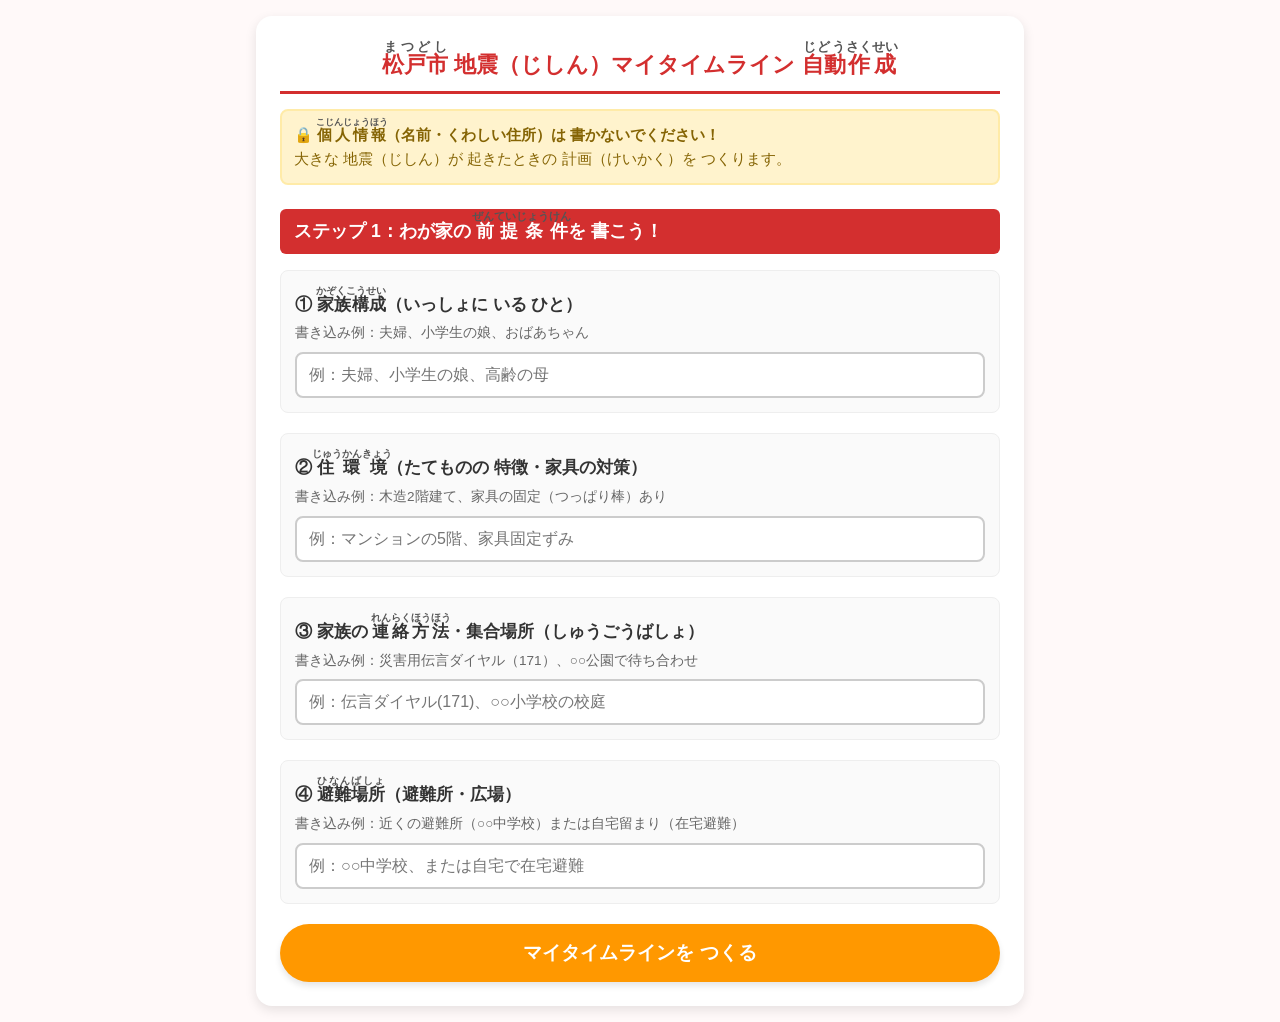
<file: earthquake-timeline/index.html>
<!DOCTYPE html>
<html lang="ja">
<head>
  <meta charset="UTF-8">
  <meta name="viewport" content="width=device-width, initial-scale=1.0">
  <title>松戸市 地震（じしん）マイタイムライン つくり</title>
  <style>
    :root {
      --primary-color: #d32f2f; /* 地震用に防災赤カラー */
      --accent-color: #e60012;
      --bg-color: #fff9f9;
      --card-bg: #ffffff;
      --text-color: #333333;
    }

    body {
      font-family: "Helvetica Neue", Arial, "Hiragino Kaku Gothic ProN", "Hiragino Sans", Meiryo, sans-serif;
      background-color: var(--bg-color);
      color: var(--text-color);
      margin: 0;
      padding: 16px;
      line-height: 1.6;
    }

    .container {
      max-width: 720px;
      margin: 0 auto;
      background: var(--card-bg);
      padding: 24px;
      border-radius: 16px;
      box-shadow: 0 4px 12px rgba(0,0,0,0.1);
    }

    h1 {
      font-size: 1.4rem;
      color: var(--primary-color);
      text-align: center;
      border-bottom: 3px solid var(--primary-color);
      padding-bottom: 8px;
      margin-top: 0;
    }

    rt {
      font-size: 0.6em;
      color: #555;
    }

    .notice-box {
      background-color: #fff3cd;
      border: 2px solid #ffeba8;
      border-radius: 8px;
      padding: 12px;
      margin-bottom: 20px;
      font-size: 0.95rem;
      color: #856404;
    }

    .step-header {
      background: var(--primary-color);
      color: #fff;
      padding: 8px 14px;
      border-radius: 6px;
      font-weight: bold;
      margin-top: 24px;
      margin-bottom: 16px;
      font-size: 1.1rem;
    }

    .form-group {
      margin-bottom: 20px;
      background: #fafafa;
      padding: 14px;
      border-radius: 8px;
      border: 1px solid #eee;
    }

    label {
      display: block;
      font-weight: bold;
      margin-bottom: 4px;
      font-size: 1.05rem;
    }

    .sub-label {
      font-size: 0.85rem;
      color: #666;
      margin-bottom: 8px;
    }

    input[type="text"] {
      width: 100%;
      padding: 12px;
      border: 2px solid #ccc;
      border-radius: 8px;
      font-size: 1rem;
      box-sizing: border-box;
      background-color: #fff;
    }

    input[type="text"]:focus {
      border-color: var(--primary-color);
      outline: none;
    }

    button.btn-generate {
      width: 100%;
      background-color: #ff9800;
      color: #fff;
      border: none;
      padding: 16px;
      font-size: 1.2rem;
      font-weight: bold;
      border-radius: 30px;
      cursor: pointer;
      box-shadow: 0 4px 6px rgba(0,0,0,0.1);
      transition: background-color 0.2s;
    }

    button.btn-generate:hover {
      background-color: #e68a00;
    }

    /* AIプロンプト表示エリア */
    #prompt-section {
      display: none;
      margin-top: 30px;
      background: #fff5f5;
      border: 2px solid var(--primary-color);
      border-radius: 12px;
      padding: 16px;
    }

    .prompt-box {
      background: #fff;
      border: 1px solid #bbb;
      padding: 12px;
      border-radius: 6px;
      font-family: monospace;
      font-size: 0.95rem;
      white-space: pre-wrap;
      word-break: break-all;
      margin: 10px 0;
    }

    .btn-copy {
      background: var(--primary-color);
      color: white;
      border: none;
      padding: 10px 20px;
      border-radius: 20px;
      font-weight: bold;
      cursor: pointer;
      display: block;
      margin: 0 auto;
    }

    /* マイタイムライン結果エリア */
    #timeline-result {
      display: none;
      margin-top: 30px;
      border-top: 2px dashed #ccc;
      padding-top: 20px;
    }

    .timeline-card {
      background: #fff;
      border-radius: 8px;
      padding: 12px 16px;
      margin-bottom: 12px;
      border-left: 8px solid #ccc;
      box-shadow: 0 2px 5px rgba(0,0,0,0.05);
    }

    .level-now { border-color: #e60012; background-color: #fff5f5; } /* 揺れているとき */
    .level-after { border-color: #ff9800; } /* 揺れがおさまったら */
    .level-evac { border-color: #2196F3; } /* 避難の判断 */
    .level-life { border-color: #4CAF50; } /* 避難生活 */

    .time-title {
      font-weight: bold;
      font-size: 1.05rem;
      display: flex;
      align-items: center;
      gap: 8px;
    }

    .badge {
      background: #333;
      color: #fff;
      font-size: 0.8rem;
      padding: 2px 8px;
      border-radius: 12px;
    }

    ul {
      margin: 8px 0 0 0;
      padding-left: 20px;
    }

    .btn-print {
      background-color: #4CAF50;
      color: white;
      border: none;
      padding: 14px;
      width: 100%;
      font-size: 1.1rem;
      font-weight: bold;
      border-radius: 30px;
      cursor: pointer;
      margin-top: 20px;
    }

    @media print {
      body { background: white; padding: 0; }
      .container { box-shadow: none; border: none; max-width: 100%; }
      .no-print { display: none !important; }
      #timeline-result { display: block !important; border: none; }
    }
  </style>
</head>
<body>

<div class="container">
  <h1>
    <ruby>松戸市<rt>まつどし</rt></ruby> 
    地震（じしん）マイタイムライン 
    <ruby>自動<rt>じどう</rt></ruby><ruby>作成<rt>さくせい</rt></ruby>
  </h1>

  <div class="notice-box no-print">
    🔒 <strong><ruby>個人情報<rt>こじんじょうほう</rt></ruby>（名前・くわしい住所）は 書かないでください！</strong><br>
    大きな 地震（じしん）が 起きたときの 計画（けいかく）を つくります。
  </div>

  <form id="timelineForm" class="no-print">
    <div class="step-header">
      ステップ 1：わが家の <ruby>前提条件<rt>ぜんていじょうけん</rt></ruby>を 書こう！
    </div>

    <!-- 1. 家族構成 -->
    <div class="form-group">
      <label>① <ruby>家族構成<rt>かぞくこうせい</rt></ruby>（いっしょに いる ひと）</label>
      <div class="sub-label">書き込み例：夫婦、小学生の娘、おばあちゃん</div>
      <input type="text" id="family" placeholder="例：夫婦、小学生の娘、高齢の母" required>
    </div>

    <!-- 2. 住環境 -->
    <div class="form-group">
      <label>② <ruby>住環境<rt>じゅうかんきょう</rt></ruby>（たてものの 特徴・家具の対策）</label>
      <div class="sub-label">書き込み例：木造2階建て、家具の固定（つっぱり棒）あり</div>
      <input type="text" id="housing" placeholder="例：マンションの5階、家具固定ずみ" required>
    </div>

    <!-- 3. 連絡方法・集合場所 -->
    <div class="form-group">
      <label>③ 家族の <ruby>連絡方法<rt>れんらくほうほう</rt></ruby>・集合場所（しゅうごうばしょ）</label>
      <div class="sub-label">書き込み例：災害用伝言ダイヤル（171）、○○公園で待ち合わせ</div>
      <input type="text" id="contact" placeholder="例：伝言ダイヤル(171)、○○小学校の校庭" required>
    </div>

    <!-- 4. 避難場所 -->
    <div class="form-group">
      <label>④ <ruby>避難場所<rt>ひなんばしょ</rt></ruby>（避難所・広場）</label>
      <div class="sub-label">書き込み例：近くの避難所（○○中学校）または自宅留まり（在宅避難）</div>
      <input type="text" id="place" placeholder="例：○○中学校、または自宅で在宅避難" required>
    </div>

    <button type="button" class="btn-generate" onclick="processTimeline()">マイタイムラインを つくる</button>
  </form>

  <!-- ステップ2：AI用の魔法の文章（プロンプト）生成エリア -->
  <div id="prompt-section" class="no-print">
    <div style="font-weight: bold; color: var(--primary-color);">
      ステップ 2：AIに 送る 魔法（まほう）の 文章（プロンプト）
    </div>
    <p style="font-size: 0.9rem; margin: 6px 0;">
      下の文章（ぶんしょう）を コピーして、ChatGPT や Gemini などの AI に はりつけると、より詳しい 地震対策の行動計画が 作れます。
    </p>
    <div class="prompt-box" id="generated-prompt"></div>
    <button type="button" class="btn-copy" onclick="copyPrompt()">魔法の文章を コピーする</button>
  </div>

  <!-- ステップ3：自動生成結果・書き写し（印刷）エリア -->
  <div id="timeline-result">
    <div class="step-header" style="background: #2196F3; text-align: center;">
      ステップ 3：完成（かんせい）した 地震（じしん）マイタイムライン
    </div>

    <div style="background: #f9f9f9; padding: 12px; border-radius: 8px; margin-bottom: 20px; font-size: 0.9rem; border: 1px solid #ddd;">
      <strong>【わが家の 前提条件（ぜんていじょうけん）】</strong><br>
      ・① 家族構成：<span id="res-family"></span><br>
      ・② 住環境：<span id="res-housing"></span><br>
      ・③ 連絡・集合：<span id="res-contact"></span><br>
      ・④ 避難場所：<span id="res-place"></span>
    </div>

    <!-- 1. ぐらぐら揺れているとき -->
    <div class="timeline-card level-now">
      <div class="time-title" style="color: var(--accent-color);">
        <span class="badge" style="background:var(--accent-color);">0〜2分</span>
        <ruby>地震<rt>じしん</rt></ruby>が おきて ぐらぐら 揺（ゆ）れているとき
      </div>
      <ul id="list-now"></ul>
    </div>

    <!-- 2. 揺れがおさまった直後 -->
    <div class="timeline-card level-after">
      <div class="time-title">
        <span class="badge" style="background:#ff9800;">2分〜数時間</span>
        揺（ゆ）れが おさまったあと（安全確認）
      </div>
      <ul id="list-after"></ul>
    </div>

    <!-- 3. 避難の判断・行動 -->
    <div class="timeline-card level-evac">
      <div class="time-title">
        <span class="badge" style="background:#2196F3;">数時間〜1日目</span>
        <ruby>逃げる<rt>にげる</rt></ruby>か 家に残る（在宅避難）かの 判断
      </div>
      <ul id="list-evac"></ul>
    </div>

    <!-- 4. 復旧までの生活 -->
    <div class="timeline-card level-life">
      <div class="time-title">
        <span class="badge" style="background:#4CAF50;">2日〜3日目</span>
        助け合いと <ruby>避難生活<rt>ひなんせいかつ</rt></ruby>
      </div>
      <ul id="list-life"></ul>
    </div>

    <button type="button" class="btn-print no-print" onclick="window.print()">このマイタイムラインを 印刷（いんさつ）する / 保存する</button>
  </div>
</div>

<script>
function processTimeline() {
  const family = document.getElementById('family').value.trim();
  const housing = document.getElementById('housing').value.trim();
  const contact = document.getElementById('contact').value.trim();
  const place = document.getElementById('place').value.trim();

  if (!family || !housing || !contact || !place) {
    alert("すべての 項目（こうもく）を 入力（にゅうりょく）してください。");
    return;
  }

  // AI用プロンプトの組み立て（地震用）
  const promptText = `あなたは防災の専門家です。以下の条件に合う、大きな地震が発生した直後から避難生活（3日目）までの「松戸市地震マイタイムライン」を、個人を特定できる情報を一切含めずに、時系列のリスト形式で具体的に作成してください。・家族構成:${family} ・住環境:${housing} ・連絡方法・集合場所:${contact} ・避難場所:${place}`;

  document.getElementById('generated-prompt').innerText = promptText;
  document.getElementById('prompt-section').style.display = 'block';

  // 結果の基本情報セット
  document.getElementById('res-family').innerText = family;
  document.getElementById('res-housing').innerText = housing;
  document.getElementById('res-contact').innerText = contact;
  document.getElementById('res-place').innerText = place;

  // 1. 0〜2分（揺れている最中）
  const listNow = [
    '【まず低い姿勢で頭を守る】：ドロップ（姿勢を低く）・カバー（頭を守る）・ホールドオン（動かない）。',
    'あわてて 外へ とびださない（落ちてくる瓦やガラスに注意）。',
    '（調理中のとき）無理に火を消しに行かず、まず自分の身を守る（揺れがおさまってから火を消す）。'
  ];

  // 2. 揺れがおさまった直後
  const listAfter = [
    '火の元（コンロ等）を確認し、火を消す。電気のブレーカーを落とす（通電火災の防止）。',
    '靴（くつ）や スリッパを はいて、足のケガを防ぐ（ガラスの破片に注意）。',
    'ドアや 窓（まど）を あけて、逃げ道（出口）を かくほする。',
    '家族の 安全を確認し、連絡方法（【' + contact + '】）を使って 無事を 知らせる。'
  ];

  // 3. 数時間〜1日目（避難・行動判断）
  const listEvac = [
    '【家の安全確認】：建物の倒壊や 火災の危険があれば【避難場所：' + place + '】へ 移動する。',
    '家が無事で安全なら、無理に外へ出ず「在宅避難（ざいたくひなん）」を継続する。',
    '松戸市の 防災行政無線（同報無線）や ラジオ・スマホで 正しい情報を 集める。'
  ];

  // 4. 2日〜3日目（生活維持）
  const listLife = [
    '家にある 備蓄（水・食べもの・簡易トイレ）を使って 家族で 過ごす。',
    '近所の人（地域の人）と 声をかけあい、助け合う。',
    '余震（よしん：あとから来る揺れ）に ひきつづき 注意する。'
  ];

  // 条件に応じたキーワード自動調整
  if (family.includes('ペット') || family.includes('犬') || family.includes('猫')) {
    listAfter.push('ペットを ケージや キャリーバッグに入れて 保護（ほご）する。');
  }
  if (family.includes('子') || family.includes('高齢者') || family.includes('シニア') || family.includes('おばあちゃん') || family.includes('おじいちゃん')) {
    listNow.push('子どもや お年寄りの 体の上に覆いかぶさり、頭や体を つよく守る。');
    listEvac.push('移動するときは、手をつないで 足もとに 十分気を付けて ゆっくり 移動する。');
  }
  if (housing.includes('高い階') || housing.includes('マンション') || housing.includes('アパート')) {
    listNow.push('エレベーターは 絶対に使わない（階段を使う）。');
  }

  renderList('list-now', listNow);
  renderList('list-after', listAfter);
  renderList('list-evac', listEvac);
  renderList('list-life', listLife);

  document.getElementById('timeline-result').style.display = 'block';
  document.getElementById('prompt-section').scrollIntoView({ behavior: 'smooth' });
}

function renderList(elementId, items) {
  const ul = document.getElementById(elementId);
  ul.innerHTML = '';
  items.forEach(item => {
    const li = document.createElement('li');
    li.innerHTML = item;
    ul.appendChild(li);
  });
}

function copyPrompt() {
  const text = document.getElementById('generated-prompt').innerText;
  navigator.clipboard.writeText(text).then(() => {
    alert("魔法の文章（プロンプト）を コピーしました！\nAI（ChatGPTやGeminiなど）に はりつけて 使ってください。");
  });
}
</script>

<script src="../common/pwa.js"></script>
  
</body>
</html>
</file>
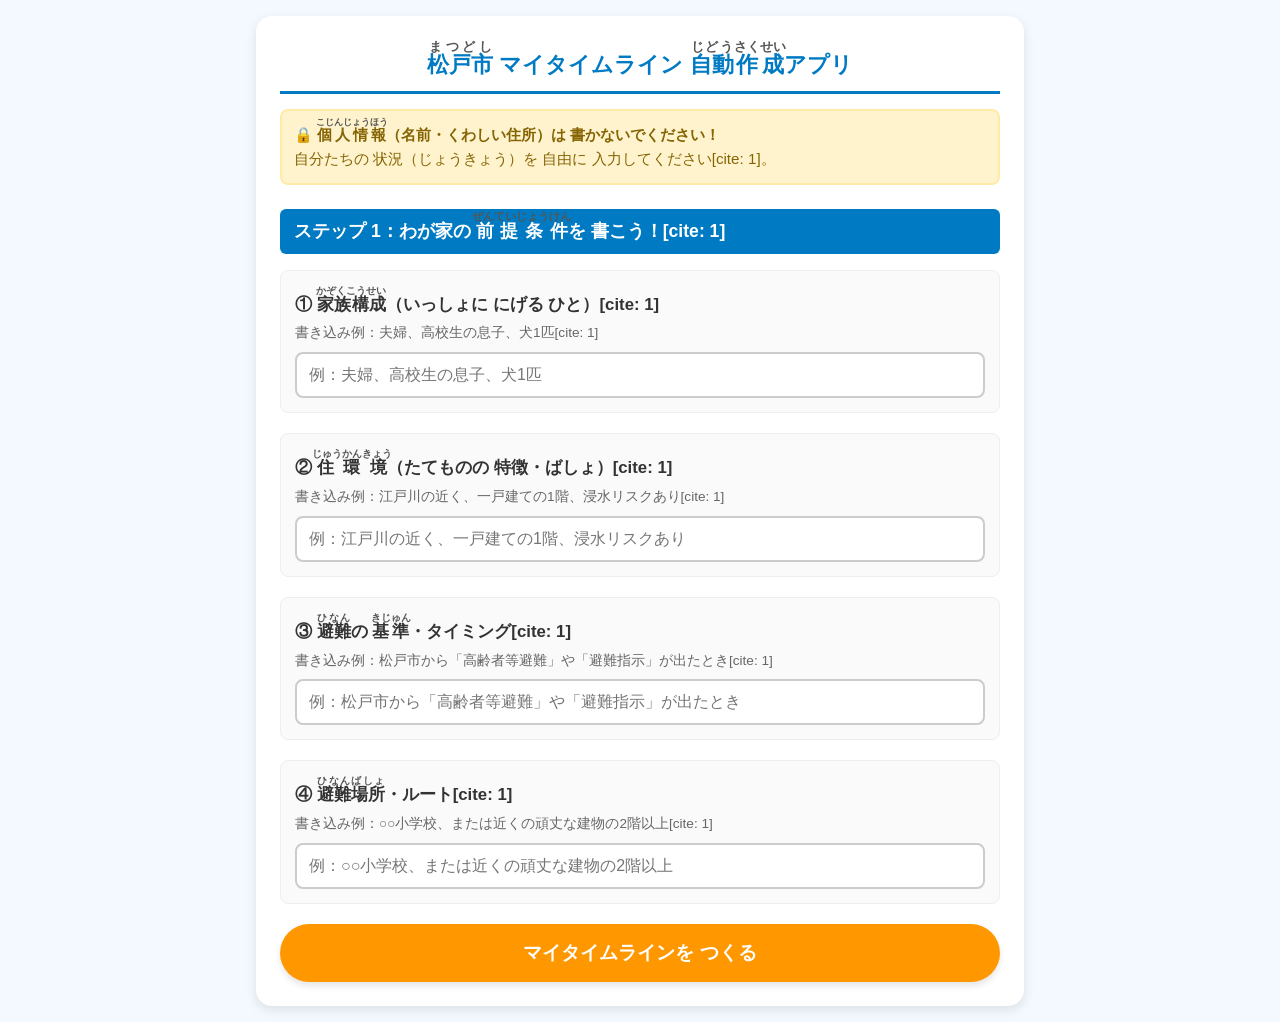
<file: water-timeline/index.html>
<!DOCTYPE html>
<html lang="ja">
<head>
  <meta charset="UTF-8">
  <meta name="viewport" content="width=device-width, initial-scale=1.0">
  <title>松戸市 マイタイムライン つくり（いわせちゃや de 防災）</title>
  <style>
    :root {
      --primary-color: #007bc3;
      --accent-color: #e60012;
      --bg-color: #f4f9ff;
      --card-bg: #ffffff;
      --text-color: #333333;
    }

    body {
      font-family: "Helvetica Neue", Arial, "Hiragino Kaku Gothic ProN", "Hiragino Sans", Meiryo, sans-serif;
      background-color: var(--bg-color);
      color: var(--text-color);
      margin: 0;
      padding: 16px;
      line-height: 1.6;
    }

    .container {
      max-width: 720px;
      margin: 0 auto;
      background: var(--card-bg);
      padding: 24px;
      border-radius: 16px;
      box-shadow: 0 4px 12px rgba(0,0,0,0.1);
    }

    h1 {
      font-size: 1.4rem;
      color: var(--primary-color);
      text-align: center;
      border-bottom: 3px solid var(--primary-color);
      padding-bottom: 8px;
      margin-top: 0;
    }

    rt {
      font-size: 0.6em;
      color: #555;
    }

    .notice-box {
      background-color: #fff3cd;
      border: 2px solid #ffeba8;
      border-radius: 8px;
      padding: 12px;
      margin-bottom: 20px;
      font-size: 0.95rem;
      color: #856404;
    }

    .step-header {
      background: var(--primary-color);
      color: #fff;
      padding: 8px 14px;
      border-radius: 6px;
      font-weight: bold;
      margin-top: 24px;
      margin-bottom: 16px;
      font-size: 1.1rem;
    }

    .form-group {
      margin-bottom: 20px;
      background: #fafafa;
      padding: 14px;
      border-radius: 8px;
      border: 1px solid #eee;
    }

    label {
      display: block;
      font-weight: bold;
      margin-bottom: 4px;
      font-size: 1.05rem;
    }

    .sub-label {
      font-size: 0.85rem;
      color: #666;
      margin-bottom: 8px;
    }

    input[type="text"] {
      width: 100%;
      padding: 12px;
      border: 2px solid #ccc;
      border-radius: 8px;
      font-size: 1rem;
      box-sizing: border-box;
      background-color: #fff;
    }

    input[type="text"]:focus {
      border-color: var(--primary-color);
      outline: none;
    }

    button.btn-generate {
      width: 100%;
      background-color: #ff9800;
      color: #fff;
      border: none;
      padding: 16px;
      font-size: 1.2rem;
      font-weight: bold;
      border-radius: 30px;
      cursor: pointer;
      box-shadow: 0 4px 6px rgba(0,0,0,0.1);
      transition: background-color 0.2s;
    }

    button.btn-generate:hover {
      background-color: #e68a00;
    }

    /* AIプロンプト表示エリア */
    #prompt-section {
      display: none;
      margin-top: 30px;
      background: #eef7fe;
      border: 2px solid var(--primary-color);
      border-radius: 12px;
      padding: 16px;
    }

    .prompt-box {
      background: #fff;
      border: 1px solid #bbb;
      padding: 12px;
      border-radius: 6px;
      font-family: monospace;
      font-size: 0.95rem;
      white-space: pre-wrap;
      word-break: break-all;
      margin: 10px 0;
    }

    .btn-copy {
      background: var(--primary-color);
      color: white;
      border: none;
      padding: 10px 20px;
      border-radius: 20px;
      font-weight: bold;
      cursor: pointer;
      display: block;
      margin: 0 auto;
    }

    /* マイタイムライン結果エリア */
    #timeline-result {
      display: none;
      margin-top: 30px;
      border-top: 2px dashed #ccc;
      padding-top: 20px;
    }

    .timeline-card {
      background: #fff;
      border-radius: 8px;
      padding: 12px 16px;
      margin-bottom: 12px;
      border-left: 8px solid #ccc;
      box-shadow: 0 2px 5px rgba(0,0,0,0.05);
    }

    .level-3d { border-color: #2196F3; }
    .level-1d { border-color: #FFC107; }
    .level-alert { border-color: #FF5722; background-color: #fff5f5; }
    .level-safe { border-color: #4CAF50; }

    .time-title {
      font-weight: bold;
      font-size: 1.05rem;
      display: flex;
      align-items: center;
      gap: 8px;
    }

    .badge {
      background: #333;
      color: #fff;
      font-size: 0.8rem;
      padding: 2px 8px;
      border-radius: 12px;
    }

    ul {
      margin: 8px 0 0 0;
      padding-left: 20px;
    }

    .btn-print {
      background-color: #4CAF50;
      color: white;
      border: none;
      padding: 14px;
      width: 100%;
      font-size: 1.1rem;
      font-weight: bold;
      border-radius: 30px;
      cursor: pointer;
      margin-top: 20px;
    }

    @media print {
      body { background: white; padding: 0; }
      .container { box-shadow: none; border: none; max-width: 100%; }
      .no-print { display: none !important; }
      #timeline-result { display: block !important; border: none; }
    }
  </style>
</head>
<body>

<div class="container">
  <h1>
    <ruby>松戸市<rt>まつどし</rt></ruby> 
    マイタイムライン 
    <ruby>自動<rt>じどう</rt></ruby><ruby>作成<rt>さくせい</rt></ruby>アプリ
  </h1>

  <div class="notice-box no-print">
    🔒 <strong><ruby>個人情報<rt>こじんじょうほう</rt></ruby>（名前・くわしい住所）は 書かないでください！</strong><br>
    自分たちの 状況（じょうきょう）を 自由に 入力してください[cite: 1]。
  </div>

  <form id="timelineForm" class="no-print">
    <div class="step-header">
      ステップ 1：わが家の <ruby>前提条件<rt>ぜんていじょうけん</rt></ruby>を 書こう！[cite: 1]
    </div>

    <!-- 1. 家族構成 -->
    <div class="form-group">
      <label>① <ruby>家族構成<rt>かぞくこうせい</rt></ruby>（いっしょに にげる ひと）[cite: 1]</label>
      <div class="sub-label">書き込み例：夫婦、高校生の息子、犬1匹[cite: 1]</div>
      <input type="text" id="family" placeholder="例：夫婦、高校生の息子、犬1匹" required>
    </div>

    <!-- 2. 住環境 -->
    <div class="form-group">
      <label>② <ruby>住環境<rt>じゅうかんきょう</rt></ruby>（たてものの 特徴・ばしょ）[cite: 1]</label>
      <div class="sub-label">書き込み例：江戸川の近く、一戸建ての1階、浸水リスクあり[cite: 1]</div>
      <input type="text" id="housing" placeholder="例：江戸川の近く、一戸建ての1階、浸水リスクあり" required>
    </div>

    <!-- 3. 避難の基準・タイミング -->
    <div class="form-group">
      <label>③ <ruby>避難<rt>ひなん</rt></ruby>の <ruby>基準<rt>きじゅん</rt></ruby>・タイミング[cite: 1]</label>
      <div class="sub-label">書き込み例：松戸市から「高齢者等避難」や「避難指示」が出たとき[cite: 1]</div>
      <input type="text" id="timing" placeholder="例：松戸市から「高齢者等避難」や「避難指示」が出たとき" required>
    </div>

    <!-- 4. 避難場所・ルート -->
    <div class="form-group">
      <label>④ <ruby>避難場所<rt>ひなんばしょ</rt></ruby>・ルート[cite: 1]</label>
      <div class="sub-label">書き込み例：○○小学校、または近くの頑丈な建物の2階以上[cite: 1]</div>
      <input type="text" id="place" placeholder="例：○○小学校、または近くの頑丈な建物の2階以上" required>
    </div>

    <button type="button" class="btn-generate" onclick="processTimeline()">マイタイムラインを つくる</button>
  </form>

  <!-- ステップ2：AI用の魔法の文章（プロンプト）生成エリア -->
  <div id="prompt-section" class="no-print">
    <div style="font-weight: bold; color: var(--primary-color);">
      ステップ 2：AIに 送る 魔法（まほう）の 文章（プロンプト）[cite: 1]
    </div>
    <p style="font-size: 0.9rem; margin: 6px 0;">
      下の文章（ぶんしょう）を コピーして、ChatGPT や Gemini などの AI に はりつけると、より詳しい マイタイムラインが 作れます[cite: 1]。
    </p>
    <div class="prompt-box" id="generated-prompt"></div>
    <button type="button" class="btn-copy" onclick="copyPrompt()">魔法の文章を コピーする</button>
  </div>

  <!-- ステップ3：自動生成結果・書き写し（印刷）エリア -->
  <div id="timeline-result">
    <div class="step-header" style="background: #2196F3; text-align: center;">
      ステップ 3：完成（かんせい）した マイタイムライン[cite: 1]
    </div>

    <div style="background: #f9f9f9; padding: 12px; border-radius: 8px; margin-bottom: 20px; font-size: 0.9rem; border: 1px solid #ddd;">
      <strong>【わが家の 前提条件（ぜんていじょうけん）】</strong>[cite: 1]<br>
      ・① 家族構成：<span id="res-family"></span>[cite: 1]<br>
      ・② 住環境：<span id="res-housing"></span>[cite: 1]<br>
      ・③ 避難の基準：<span id="res-timing"></span>[cite: 1]<br>
      ・④ 避難場所：<span id="res-place"></span>[cite: 1]
    </div>

    <!-- 3日前 -->
    <div class="timeline-card level-3d">
      <div class="time-title">
        <span class="badge">3日（みっか）まえ</span>
        <ruby>台風<rt>たいふう</rt></ruby>が 来るかもしれないとき
      </div>
      <ul id="list-3d"></ul>
    </div>

    <!-- 1日前 -->
    <div class="timeline-card level-1d">
      <div class="time-title">
        <span class="badge" style="background:#ff9800;">1日（ついたち）まえ</span>
        <ruby>風<rt>かぜ</rt></ruby>や <ruby>雨<rt>あめ</rt></ruby>が つよくなってきたとき
      </div>
      <ul id="list-1d"></ul>
    </div>

    <!-- 避難のタイミング（当日） -->
    <div class="timeline-card level-alert">
      <div class="time-title" style="color: var(--accent-color);">
        <span class="badge" style="background:var(--accent-color);">にげる時（とき）</span>
        <span id="res-timing-title">避難のタイミング</span>
      </div>
      <ul id="list-now"></ul>
    </div>

    <!-- 台風が去ったあと -->
    <div class="timeline-card level-safe">
      <div class="time-title">
        <span class="badge" style="background:#4CAF50;">台風が 通りすぎたあと</span>
        <ruby>安全<rt>あんぜん</rt></ruby>に なったら
      </div>
      <ul id="list-after"></ul>
    </div>

    <button type="button" class="btn-print no-print" onclick="window.print()">このマイタイムラインを 印刷（いんさつ）する / 保存する[cite: 1]</button>
  </div>
</div>

<script>
function processTimeline() {
  const family = document.getElementById('family').value.trim();
  const housing = document.getElementById('housing').value.trim();
  const timing = document.getElementById('timing').value.trim();
  const place = document.getElementById('place').value.trim();

  if (!family || !housing || !timing || !place) {
    alert("すべての 項目（こうもく）を 入力（にゅうりょく）してください。");
    return;
  }

  // 1. 添付シート「ステップ2」そのままのプロンプト文面を自由入力値から動的に作成
  const promptText = `あなたは防災の専門家です。以下の条件に合う、台風接近から通過までの「松戸市マイタイムライン」を、個人を特定できる情報を一切含めずに、時系列のリスト形式で具体的に作成してください。・家族構成:${family} ・住環境:${housing} ・避難の基準:${timing} ・避難場所:${place}`;

  document.getElementById('generated-prompt').innerText = promptText;
  document.getElementById('prompt-section').style.display = 'block';

  // 2. 結果エリアの表示更新
  document.getElementById('res-family').innerText = family;
  document.getElementById('res-housing').innerText = housing;
  document.getElementById('res-timing').innerText = timing;
  document.getElementById('res-place').innerText = place;
  document.getElementById('res-timing-title').innerText = timing;

  // 3. アプリ単体で即時表示する時系列マイタイムラインリストの生成
  const list3d = [
    '天気予報（てんきよほう）や 松戸市（まつどし）の 防災情報（ぼうさいじょうほう）を チェックする。',
    'スマホや モバイルバッテリーを 充電（じゅうでん）しておく。',
    '非常用持ち出し袋（リュック）や 食べもの・水が あるか かくにんする。'
  ];

  const list1d = [
    'ベランダや 庭（にわ）に ある 物（もの）を 家の なかに 入れる。',
    '窓（まど）や シャッターを しっかり 閉める（しまる）。',
    'お風呂（ふろ）の 水を ためておく（断水・トイレ対策）。'
  ];

  const listNow = [
    '【避難場所（にげるばしょ）】：<strong>' + place + '</strong> へ 移動（いどう）する。',
    'ガスの 元栓（もとせん）を しめて、電気の ブレーカーを 落とす（切る）。',
    '動きやすい 服（ふく）と 運動靴（スニーカー）を はいて 外に出る。',
    '（水があふれているとき）増水した道路や 水路（すいろ）には 近づかない。'
  ];

  const listAfter = [
    '台風が 去っても、川の水が増えたり 土砂崩れ（どしゃくずれ）が 起きる 危険（きけん）があるので、すぐには 近づかない。',
    '松戸市からの 安全な おしらせを確認（かくにん）してから 家に かえる。'
  ];

  // 自由入力された文字列に含まれるキーワードに応じたアドバイス（判定）
  if (family.includes('ペット') || family.includes('犬') || family.includes('猫')) {
    list3d.push('ペットのごはん、ケージ、フン用フクロの 準備（じゅんび）をする。');
    listNow.push('ペットと一緒に 逃げる（同行避難）準備をする。');
  }
  if (family.includes('子') || family.includes('高齢者') || family.includes('シニア') || family.includes('祖父') || family.includes('祖母')) {
    list3d.push('おむつ、持参品、いつもの お薬（くすり）を 多めに 準備する。');
    listNow.push('明るい時間（昼間）のうちに、早めに 避難を開始する。');
  }
  if (housing.includes('1階') || housing.includes('浸水') || housing.includes('近く') || housing.includes('川')) {
    list1d.push('大事なもの（通帳・パソコンなど）や 家電製品を 高い場所（2階以上など）へ うつす。');
  }
  if (housing.includes('高い階') || housing.includes('マンション') || housing.includes('アパート')) {
    listNow.push('※外に出るのが 危ないときは、無理に出ず 自宅の（浸水しない高層階）で 安全を かくほする（垂直避難）。');
  }

  renderList('list-3d', list3d);
  renderList('list-1d', list1d);
  renderList('list-now', listNow);
  renderList('list-after', listAfter);

  document.getElementById('timeline-result').style.display = 'block';
  document.getElementById('prompt-section').scrollIntoView({ behavior: 'smooth' });
}

function renderList(elementId, items) {
  const ul = document.getElementById(elementId);
  ul.innerHTML = '';
  items.forEach(item => {
    const li = document.createElement('li');
    li.innerHTML = item;
    ul.appendChild(li);
  });
}

function copyPrompt() {
  const text = document.getElementById('generated-prompt').innerText;
  navigator.clipboard.writeText(text).then(() => {
    alert("魔法の文章（プロンプト）を コピーしました！\nAI（ChatGPTやGeminiなど）に はりつけて 使ってください。");
  });
}
</script>

<script src="../common/pwa.js"></script>
  
</body>
</html>
</file>
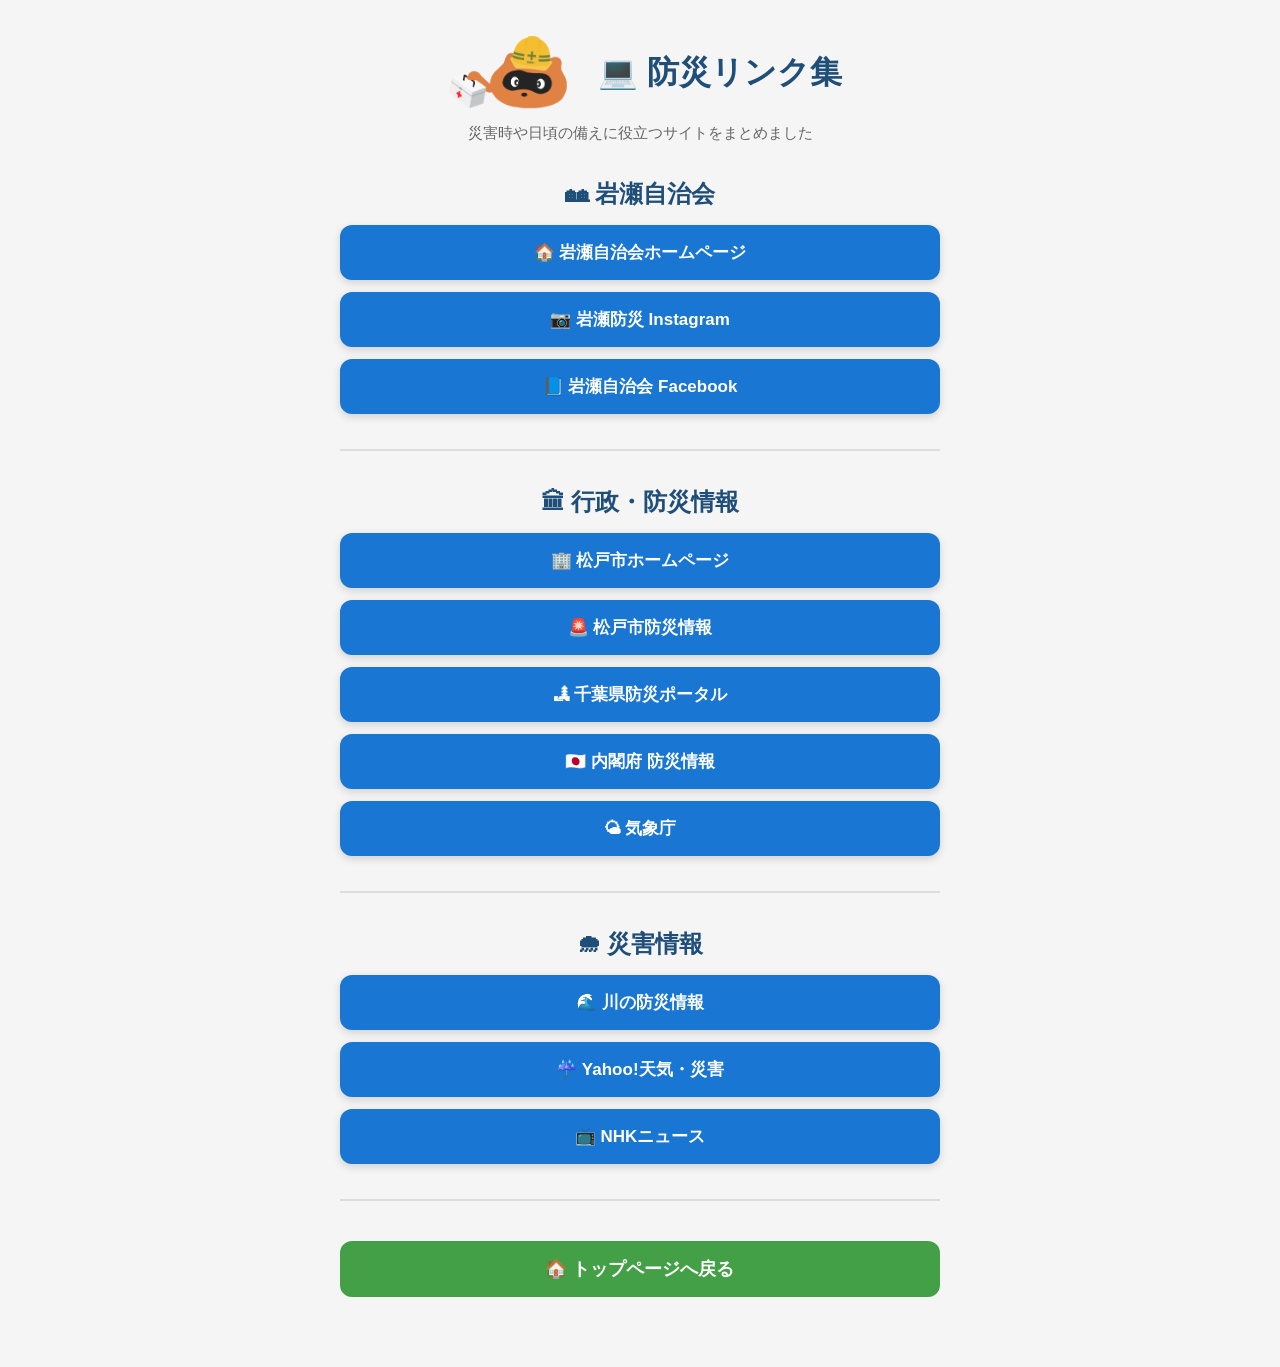
<file: links.html>
<!DOCTYPE html>
<html lang="ja">

<head>

<meta charset="UTF-8">
<meta name="viewport" content="width=device-width, initial-scale=1.0">

<title>防災リンク集</title>

<link rel="stylesheet" href="style.css">

</head>

<body>


<div class="title-area">


<div class="title-main">


<img src="./images/bosai-iwapon.png"
class="character"
alt="防災キャラクター">


<h1>
💻 防災リンク集
</h1>


</div>


<p>
災害時や日頃の備えに役立つサイトをまとめました
</p>


</div>




<div class="container">



<!-- 岩瀬自治会 -->


<h2>🏘 岩瀬自治会</h2>


<a class="link-button"
href="https://www.iwapon.org/"
target="_blank">

🏠 岩瀬自治会ホームページ

</a>


<a class="link-button"
href="https://www.instagram.com/iwasejichikai_bosai/"
target="_blank">

📷 岩瀬防災 Instagram

</a>


<a class="link-button"
href="https://www.facebook.com/iwasejichikai/?ref=embed_page#"
target="_blank">

📘 岩瀬自治会 Facebook

</a>



<hr>



<!-- 行政 -->


<h2>🏛 行政・防災情報</h2>



<a class="link-button"
href="https://www.city.matsudo.chiba.jp/"
target="_blank">

🏢 松戸市ホームページ

</a>



<a class="link-button"
href="https://www.city.matsudo.chiba.jp/kurashi/anzen_anshin/saigai/index.html"
target="_blank">

🚨 松戸市防災情報

</a>



<a class="link-button"
href="https://www.pref.chiba.lg.jp/bousaik/"
target="_blank">

🏞 千葉県防災ポータル

</a>



<a class="link-button"
href="https://www.bousai.go.jp/"
target="_blank">

🇯🇵 内閣府 防災情報

</a>



<a class="link-button"
href="https://www.jma.go.jp/"
target="_blank">

🌤 気象庁

</a>



<hr>




<!-- 災害情報 -->


<h2>🌧 災害情報</h2>



<a class="link-button"
href="https://www.river.go.jp/"
target="_blank">

🌊 川の防災情報

</a>



<a class="link-button"
href="https://weather.yahoo.co.jp/"
target="_blank">

☔ Yahoo!天気・災害

</a>



<a class="link-button"
href="https://www3.nhk.or.jp/news/"
target="_blank">

📺 NHKニュース

</a>




<hr>




<a href="index.html"
class="back-button">

🏠 トップページへ戻る

</a>



</div>

<script src="../common/pwa.js"></script>

</body>

</html>
</file>
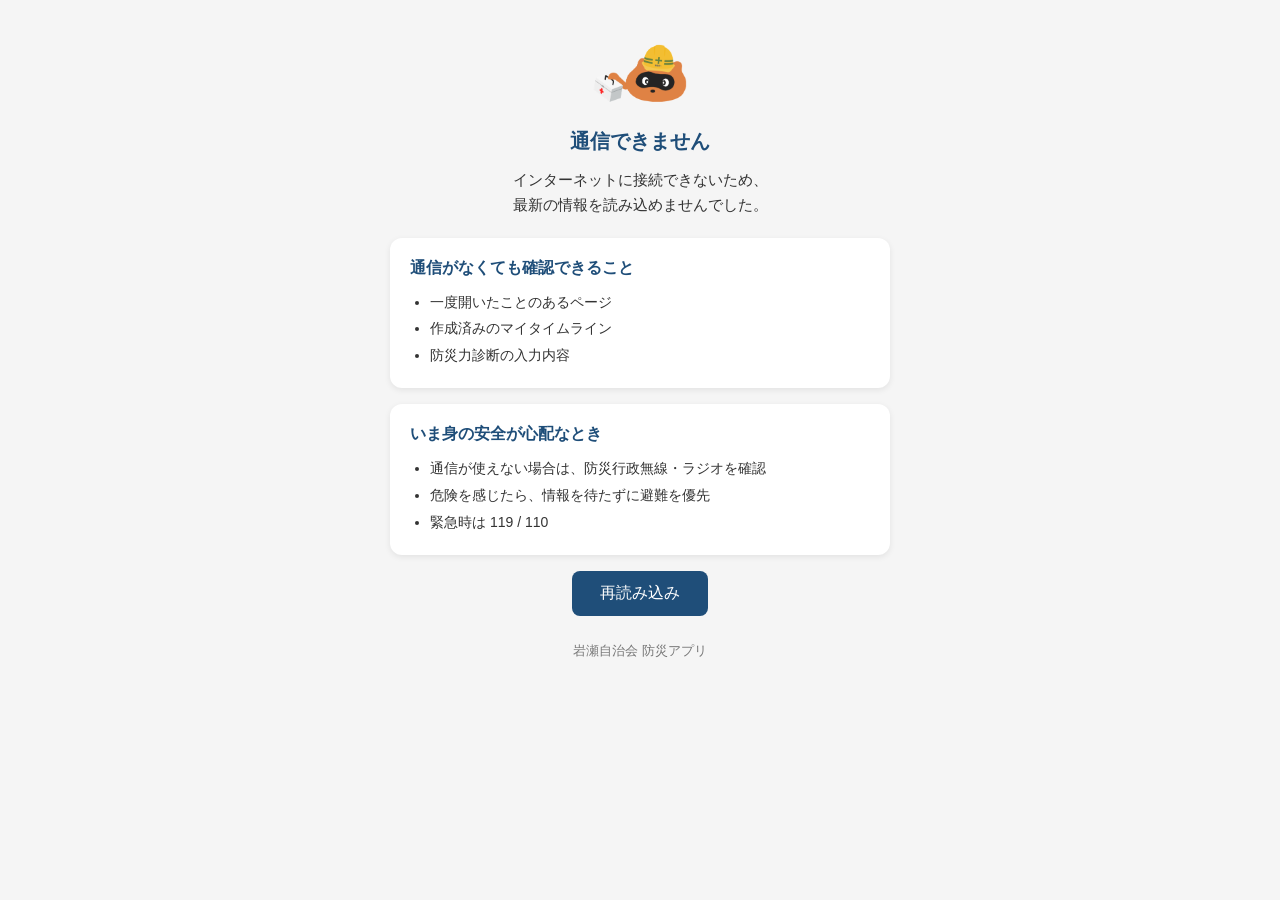
<file: offline.html>
<!DOCTYPE html>
<html lang="ja">

<head>

<meta charset="UTF-8">

<meta
    name="viewport"
    content="width=device-width, initial-scale=1.0"
>

<title>
    オフライン｜岩瀬自治会 防災アプリ
</title>

<meta name="theme-color" content="#1f4e79">

<style>

body {
    font-family: sans-serif;
    background: #f5f5f5;
    color: #333;
    margin: 0;
    padding: 40px 20px;
    text-align: center;
}

img {
    width: 110px;
    margin-bottom: 16px;
}

h1 {
    font-size: 20px;
    color: #1f4e79;
    margin: 0 0 12px;
}

p {
    font-size: 15px;
    line-height: 1.7;
    margin: 0 auto 20px;
    max-width: 420px;
}

.box {
    background: #fff;
    border-radius: 12px;
    padding: 20px;
    max-width: 460px;
    margin: 0 auto 16px;
    box-shadow: 0 2px 6px rgba(0, 0, 0, .08);
    text-align: left;
}

.box h2 {
    font-size: 16px;
    color: #1f4e79;
    margin: 0 0 10px;
}

.box ul {
    margin: 0;
    padding-left: 20px;
    font-size: 14px;
    line-height: 1.9;
}

button {
    background: #1f4e79;
    color: #fff;
    border: 0;
    border-radius: 8px;
    padding: 12px 28px;
    font-size: 16px;
    cursor: pointer;
}

.note {
    font-size: 13px;
    color: #777;
    margin-top: 24px;
}

</style>

</head>


<body>

<img
    src="./images/bosai-iwapon.png"
    alt="いわぽん"
>

<h1>
    通信できません
</h1>

<p>
    インターネットに接続できないため、<br>
    最新の情報を読み込めませんでした。
</p>


<div class="box">

    <h2>
        通信がなくても確認できること
    </h2>

    <ul>
        <li>一度開いたことのあるページ</li>
        <li>作成済みのマイタイムライン</li>
        <li>防災力診断の入力内容</li>
    </ul>

</div>


<div class="box">

    <h2>
        いま身の安全が心配なとき
    </h2>

    <ul>
        <li>通信が使えない場合は、防災行政無線・ラジオを確認</li>
        <li>危険を感じたら、情報を待たずに避難を優先</li>
        <li>緊急時は 119 / 110</li>
    </ul>

</div>


<button onclick="location.reload();">
    再読み込み
</button>


<p class="note">
    岩瀬自治会 防災アプリ
</p>

</body>

</html>
</file>
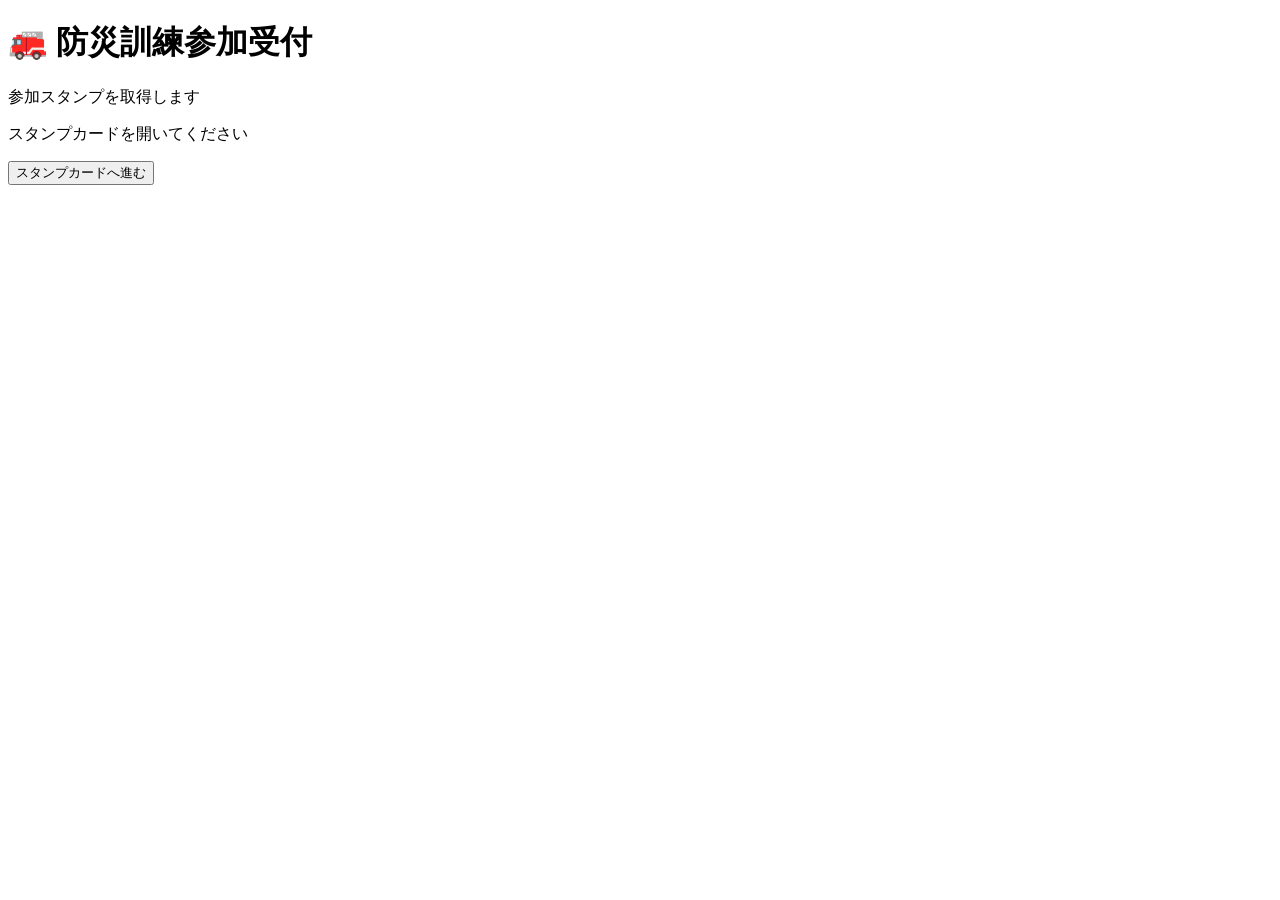
<file: stamp/qr.html>
<!DOCTYPE html>
<html lang="ja">

<head>

<meta charset="UTF-8">

<meta name="viewport" content="width=device-width, initial-scale=1.0">

<title>防災訓練参加受付</title>

</head>


<body>


<h1>
🚒 防災訓練参加受付
</h1>


<p>
参加スタンプを取得します
</p>


<p>
スタンプカードを開いてください
</p>


<button onclick="goStamp()">

スタンプカードへ進む

</button>


<script src="qr.js"></script>

<script src="../common/pwa.js"></script>
  
</body>

</html>
</file>
<file: style.css>
/* =========================================
   岩瀬自治会 防災アプリ 共通スタイル
========================================= */

body{

font-family:sans-serif;

text-align:center;

background:#f5f5f5;

margin:0;

padding:30px 15px;

color:#333;

overflow-x:hidden;

}

/* ---------- タイトル ---------- */

.title-area{
    display:flex;
    flex-direction:column;
    align-items:center;
    gap:8px;
    margin-bottom:20px;
}

.title-main{
    display:flex;
    flex-direction:column;
    align-items:center;
    gap:10px;
}

.character{
    width:120px;
}

.title-area h1{
    margin:0;
    color:#1f4e79;
    line-height:1.3;
}

.title-area p{
    margin:0;
    color:#666;
    font-size:15px;
}

/* PC表示 */

@media screen and (min-width:600px){

.title-main{
    flex-direction:row;
    justify-content:center;
    align-items:center;
    gap:20px;
}

.character{
    width:140px;
}

}

/* ---------- メニュー ---------- */

.menu{
    margin-top:20px;
}

/* ---------- カード ---------- */

.card{

background:white;

width:90%;
max-width:420px;

margin:18px auto;

padding:22px;

border-radius:15px;

box-shadow:0 4px 12px rgba(0,0,0,0.12);

transition:.3s;

box-sizing:border-box;

}

.card:hover{

    transform:translateY(-3px);

}

.card h2{

margin-top:0;

color:#1f4e79;

font-size:22px;

line-height:1.4;

min-height:62px;

display:flex;

align-items:center;

justify-content:center;

}

.card p{

    color:#555;

    line-height:1.6;

    margin-bottom:18px;

}

/* ---------- ボタン ---------- */

.card a{

    display:block;

    text-decoration:none;

    background:#1f77b4;

    color:white;

    padding:15px;

    border-radius:10px;

    font-size:18px;

    font-weight:bold;

    transition:.3s;

}

.card a:hover{

    background:#155a8a;

    transform:scale(1.03);

}

/* ---------- 防災訓練 ---------- */

.training-section{

    margin:50px auto;

    text-align:center;

}

.training-section h2{

    display:inline-block;

    color:#d62828;

    padding-bottom:8px;

    border-bottom:4px solid #d62828;

    margin-bottom:30px;

}

.training-menu{

    display:flex;

    flex-direction:column;

    gap:18px;

    width:90%;

    max-width:420px;

    margin:0 auto;

}

.training-card{

    display:block;

    text-decoration:none;

    color:#333;

    background:white;

    padding:22px;

    border-radius:15px;

    box-shadow:0 4px 12px rgba(0,0,0,.12);

    transition:.3s;

}

.training-card:hover{

    transform:scale(1.03);

    background:#fff4f4;

}

.training-card h3{

    margin-top:0;

    color:#d62828;

}

.training-card p{

    margin-bottom:0;

    color:#666;

}

/* ---------- 防災訓練 写真表示 ---------- */

.training-photo-area{

margin:50px auto;

text-align:center;

max-width:900px;

}


.training-gallery{

display:flex;

flex-direction:column;

gap:20px;

align-items:center;

}


.training-gallery img{

width:90%;

max-width:700px;

height:auto;

border-radius:10px;

}


/* スマホ表示 */

@media(max-width:600px){

    .training-gallery{

        flex-direction:column;

        align-items:center;

    }


    .training-gallery img{

        max-width:100%;

    }

}

/* ---------- ロゴ表示 ---------- */

.logo-area{

margin-top:40px;

text-align:center;

}


.logo{

width:80%;

max-width:420px;

display:block;

margin:0 auto;

}

/* =========================================
   links.html用
========================================= */

.container{

    width:92%;

    max-width:600px;

    margin:auto;

}

.container h2{

    color:#1f4e79;

    margin-top:35px;

    margin-bottom:15px;

}

.link-button{

    display:block;

    text-decoration:none;

    background:#1976d2;

    color:white;

    padding:16px;

    margin:12px 0;

    border-radius:12px;

    font-size:17px;

    font-weight:bold;

    transition:.3s;

    box-shadow:0 3px 8px rgba(0,0,0,.15);

}

.link-button:hover{

    background:#125ea8;

    transform:scale(1.02);

}

.back-button{

    display:block;

    text-decoration:none;

    background:#43a047;

    color:white;

    padding:16px;

    border-radius:12px;

    margin:40px 0;

    font-size:18px;

    font-weight:bold;

    transition:.3s;

}

.back-button:hover{

    background:#2e7d32;

    transform:scale(1.02);

}

hr{

    border:none;

    border-top:2px solid #ddd;

    margin:35px 0;

}

/* ---------- スマホ ---------- */

@media screen and (max-width:480px){

.card,
.training-menu,
.container{

    width:95%;

}

.card a,
.link-button,
.back-button{

    font-size:16px;

}

}
/* ==================================================
   自治会からのお知らせ・緊急情報
================================================== */

.announcement-section {

    width:90%;

    max-width:700px;

    margin:25px auto 35px;

    text-align:left;

}


.announcement-section h2 {

    margin:0 0 15px;

    text-align:center;

    color:#1f4e79;

    font-size:22px;

}


.announcement-list {

    display:flex;

    flex-direction:column;

    gap:12px;

}


/* ---------- お知らせカード ---------- */

.announcement-card {

    background:white;

    border-radius:12px;

    padding:16px 18px;

    box-shadow:
        0 3px 10px
        rgba(0,0,0,.10);

    border-left:6px solid #1f77b4;

}


.announcement-card h3 {

    margin:8px 0;

    font-size:18px;

    color:#333;

    line-height:1.5;

}


.announcement-card p {

    margin:0;

    color:#555;

    line-height:1.7;

    font-size:15px;

}


/* ---------- ヘッダー ---------- */

.announcement-card-header {

    display:flex;

    align-items:center;

    justify-content:space-between;

    gap:10px;

}


.announcement-card-header time {

    font-size:12px;

    color:#777;

}


/* ---------- バッジ ---------- */

.announcement-badge {

    display:inline-block;

    padding:4px 9px;

    border-radius:20px;

    font-size:12px;

    font-weight:bold;

}


/* ---------- 通常 ---------- */

.announcement-normal {

    border-left-color:#1f77b4;

}


.announcement-normal
.announcement-badge {

    background:#eaf4fb;

    color:#1f5f8a;

}


/* ---------- 重要 ---------- */

.announcement-important {

    border-left-color:#f39c12;

}


.announcement-important
.announcement-badge {

    background:#fff4df;

    color:#a86400;

}


/* ---------- 緊急 ---------- */

.announcement-urgent {

    border-left-color:#d62828;

    background:#fff5f5;

}


.announcement-urgent
.announcement-badge {

    background:#d62828;

    color:white;

}


.announcement-urgent h3 {

    color:#b51f1f;

}


/* ---------- 空表示 ---------- */

.announcement-empty {

    background:white;

    padding:18px;

    border-radius:12px;

    text-align:center;

    color:#777;

}


/* ---------- エラー ---------- */

.announcement-error {

    background:#fff0f0;

    color:#b00000;

    padding:18px;

    border-radius:12px;

    text-align:center;

}


/* ==================================================
   管理者 お知らせ管理
================================================== */

.announcement-management-item {

    background:white;

    border-radius:12px;

    padding:18px;

    margin-bottom:15px;

    border:1px solid #ddd;

}


.announcement-management-header {

    margin-bottom:8px;

}


.announcement-type-badge {

    display:inline-block;

    padding:5px 10px;

    border-radius:20px;

    font-size:12px;

    font-weight:bold;

}


.announcement-type-badge.urgent {

    background:#d62828;

    color:white;

}


.announcement-type-badge.important {

    background:#f39c12;

    color:white;

}


.announcement-type-badge.normal {

    background:#1f77b4;

    color:white;

}


.announcement-status {

    display:inline-block;

    margin-left:8px;

    padding:4px 8px;

    border-radius:12px;

    font-size:11px;

}


.announcement-status.published {

    background:#e8f5e9;

    color:#2e7d32;

}


.announcement-status.unpublished {

    background:#eee;

    color:#777;

}


.announcement-management-item h4 {

    margin:10px 0;

    font-size:18px;

}


.announcement-management-body {

    line-height:1.7;

    color:#555;

}


.announcement-management-date {

    font-size:12px;

    color:#777;

    margin-top:12px;

}


.announcement-management-actions {

    display:flex;

    flex-wrap:wrap;

    gap:8px;

    margin-top:15px;

}


.announcement-publish-check {

    display:flex;

    align-items:center;

    gap:8px;

}


/* ==================================================
   スマートフォン
================================================== */

@media(max-width:600px){

    .announcement-section {

        width:92%;

    }


    .announcement-section h2 {

        font-size:20px;

    }


    .announcement-card {

        padding:15px;

    }


    .announcement-card h3 {

        font-size:17px;

    }


    .announcement-card-header {

        align-items:flex-start;

        flex-direction:column;

        gap:5px;

    }


    .announcement-management-actions {

        flex-direction:column;

    }


    .announcement-management-actions button {

        width:100%;

    }

}

/* ==================================================
   お知らせ NEW表示
================================================== */

.announcement-card-labels {

    display:flex;

    align-items:center;

    flex-wrap:wrap;

    gap:6px;

}


.announcement-new-badge {

    display:inline-block;

    padding:3px 7px;

    border-radius:5px;

    background:#e53935;

    color:white;

    font-size:11px;

    font-weight:bold;

    line-height:1.3;

}


/* ==================================================
   お知らせカード フッター
================================================== */

.announcement-card-footer {

    display:flex;

    justify-content:flex-end;

    margin-top:14px;

}


.announcement-detail-button {

    border:none;

    background:none;

    color:#1f5f8a;

    font-size:14px;

    font-weight:bold;

    cursor:pointer;

    padding:6px 2px;

}


.announcement-detail-button:hover {

    text-decoration:underline;

}

/* ==================================================
   お知らせ詳細モーダル
   スマホ表示安定版
================================================== */

.announcement-detail-modal {

    display:none;

    position:fixed !important;

    top:0 !important;
    left:0 !important;
    right:0 !important;
    bottom:0 !important;

    width:100vw !important;
    height:100vh !important;

    z-index:99999 !important;

    margin:0 !important;
    padding:0 !important;

}


.announcement-detail-modal.active {

    display:block !important;

}


/* ==================================================
   背景
================================================== */

.announcement-detail-overlay {

    position:fixed !important;

    top:0 !important;
    left:0 !important;
    right:0 !important;
    bottom:0 !important;

    width:100vw !important;
    height:100vh !important;

    background:rgba(0,0,0,.55);

    z-index:99998 !important;

}


/* ==================================================
   詳細ダイアログ
================================================== */

.announcement-detail-dialog {

    position:fixed !important;

    top:50% !important;
    left:50% !important;

    transform:translate(
        -50%,
        -50%
    ) !important;

    width:90% !important;

    max-width:650px;

    max-height:85vh;

    overflow-y:auto;

    box-sizing:border-box;

    background:white;

    border-radius:16px;

    padding:28px 24px;

    box-shadow:
        0 10px 40px
        rgba(0,0,0,.30);

    z-index:100000 !important;

}


/* ==================================================
   閉じるボタン
================================================== */

.announcement-detail-close {

    position:absolute !important;

    top:10px !important;
    right:14px !important;

    width:38px;
    height:38px;

    border:none;

    border-radius:50%;

    background:#eee;

    color:#555;

    font-size:28px;

    line-height:1;

    cursor:pointer;

    z-index:100001;

}


.announcement-detail-close:hover {

    background:#ddd;

}


/* ==================================================
   詳細ヘッダー
================================================== */

.announcement-detail-header {

    padding-bottom:14px;

    margin-bottom:18px;

    border-bottom:1px solid #ddd;

}


.announcement-detail-header
.announcement-detail-labels {

    display:flex;

    align-items:center;

    flex-wrap:wrap;

    gap:6px;

    margin-bottom:8px;

}


.announcement-detail-header time {

    font-size:13px;

    color:#777;

}


.announcement-detail-content h2 {

    margin:0 0 20px;

    padding-right:35px;

    color:#333;

    font-size:22px;

    line-height:1.5;

}


.announcement-detail-body {

    color:#444;

    font-size:16px;

    line-height:2;

    word-break:break-word;

}


/* ==================================================
   種類別
================================================== */

.announcement-detail-header.announcement-urgent {

    border-left:5px solid #d62828;

    padding-left:12px;

}


.announcement-detail-header.announcement-important {

    border-left:5px solid #f39c12;

    padding-left:12px;

}


.announcement-detail-header.announcement-normal {

    border-left:5px solid #1f77b4;

    padding-left:12px;

}


/* ==================================================
   モーダル表示中
================================================== */

body.announcement-modal-open {

    overflow:hidden !important;

}


/* ==================================================
   スマートフォン
================================================== */

@media (max-width:600px){

    .announcement-detail-modal {

        position:fixed !important;

        width:100vw !important;

        height:100dvh !important;

    }


    .announcement-detail-overlay {

        width:100vw !important;

        height:100dvh !important;

    }


    .announcement-detail-dialog {

        position:fixed !important;

        top:50% !important;
        left:50% !important;

        width:92% !important;

        max-width:none;

        max-height:82dvh;

        padding:24px 18px;

        border-radius:14px;

        transform:translate(
            -50%,
            -50%
        ) !important;

    }


    .announcement-detail-close {

        top:8px !important;

        right:8px !important;

        width:36px;

        height:36px;

        font-size:26px;

    }


    .announcement-detail-content h2 {

        font-size:20px;

        line-height:1.5;

    }


    .announcement-detail-body {

        font-size:15px;

        line-height:1.9;

    }

}
</file>
